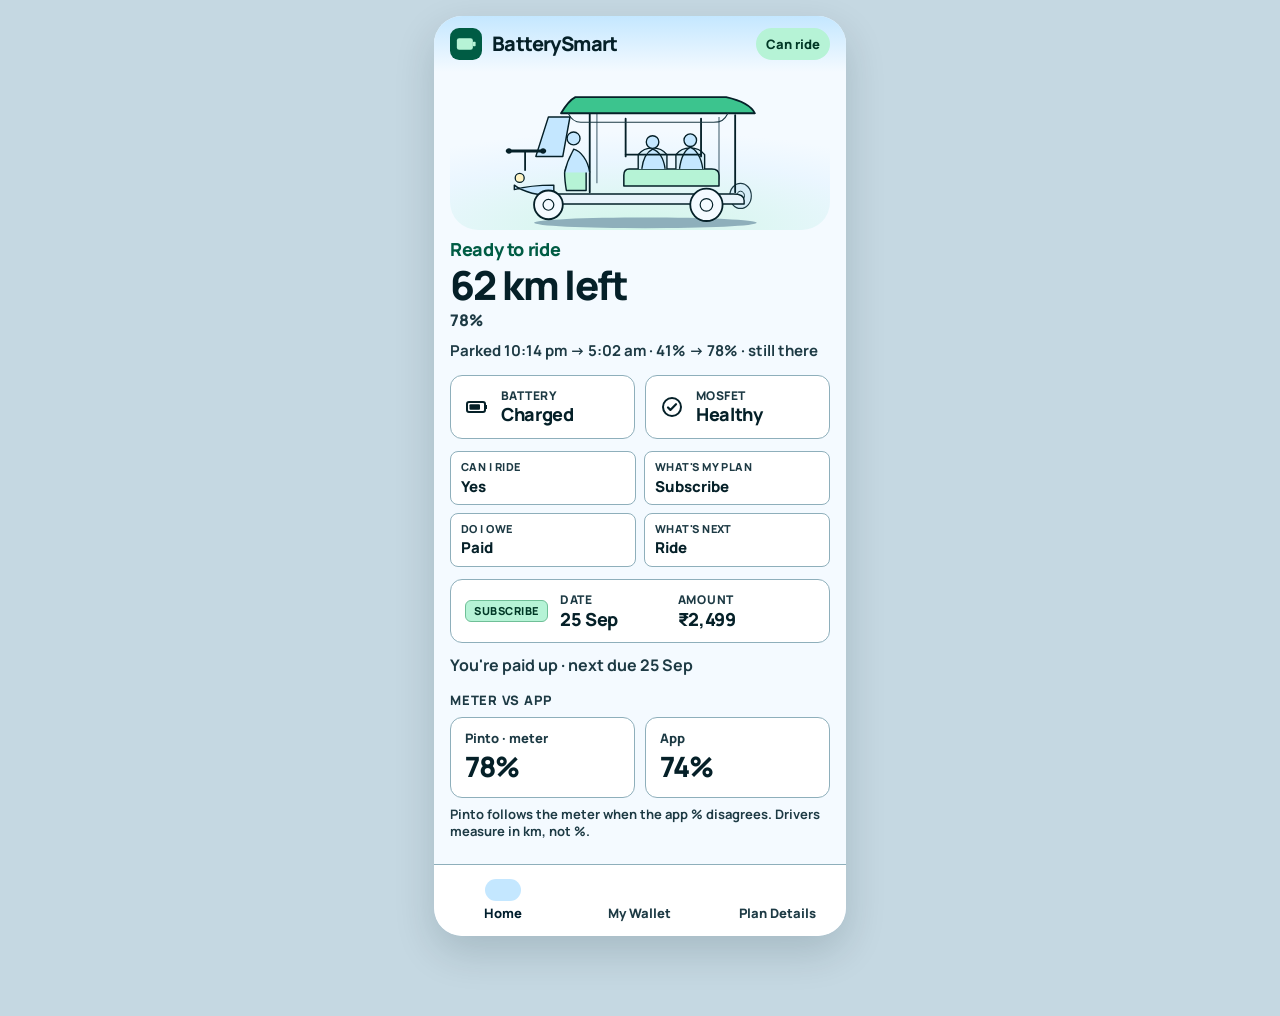
<file: index.html>
<!DOCTYPE html>
<html lang="en">
  <head>
    <meta charset="utf-8" />
    <meta name="viewport" content="width=device-width, initial-scale=1, viewport-fit=cover" />
    <title>BatterySmart — Ready</title>
    <link rel="preconnect" href="https://fonts.googleapis.com" />
    <link rel="preconnect" href="https://fonts.gstatic.com" crossorigin />
    <link href="https://fonts.googleapis.com/css2?family=Manrope:wght@600;700;800&display=swap" rel="stylesheet" />
    <link rel="stylesheet" href="styles.css" />
  </head>
  <body data-default-state="ready">
    <div id="app"></div>
    <noscript>
      <p>JavaScript is required. Open <a href="ready.html">ready</a>, <a href="fault.html">fault</a>, <a href="due.html">due</a>, <a href="overdue.html">overdue</a>, <a href="first-run.html">first-run</a>, <a href="paid-up.html">paid-up</a>, <a href="grace.html">grace</a>, <a href="subscribe.html">subscribe</a>, or <a href="lease.html">lease</a>.</p>
    </noscript>
    <script src="app.js"></script>
  </body>
</html>
</file>
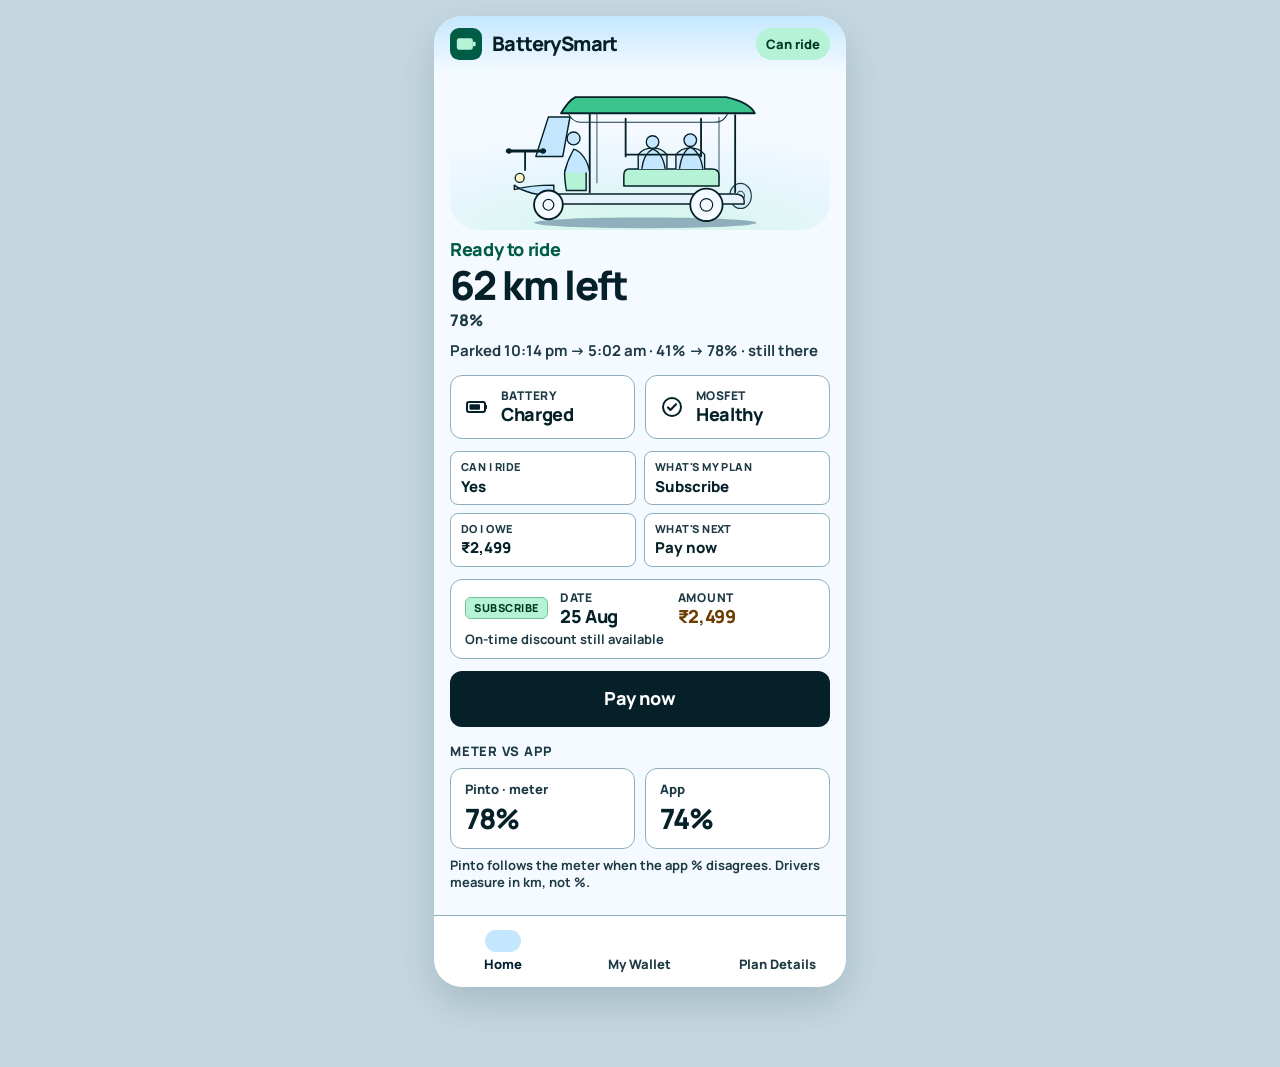
<file: due.html>
<!DOCTYPE html>
<html lang="en">
  <head>
    <meta charset="utf-8" />
    <meta name="viewport" content="width=device-width, initial-scale=1, viewport-fit=cover" />
    <title>BatterySmart — Due</title>
    <link rel="preconnect" href="https://fonts.googleapis.com" />
    <link rel="preconnect" href="https://fonts.gstatic.com" crossorigin />
    <link href="https://fonts.googleapis.com/css2?family=Manrope:wght@600;700;800&display=swap" rel="stylesheet" />
    <link rel="stylesheet" href="styles.css" />
  </head>
  <body data-default-state="due">
    <div id="app"></div>
    <script src="app.js"></script>
  </body>
</html>
</file>
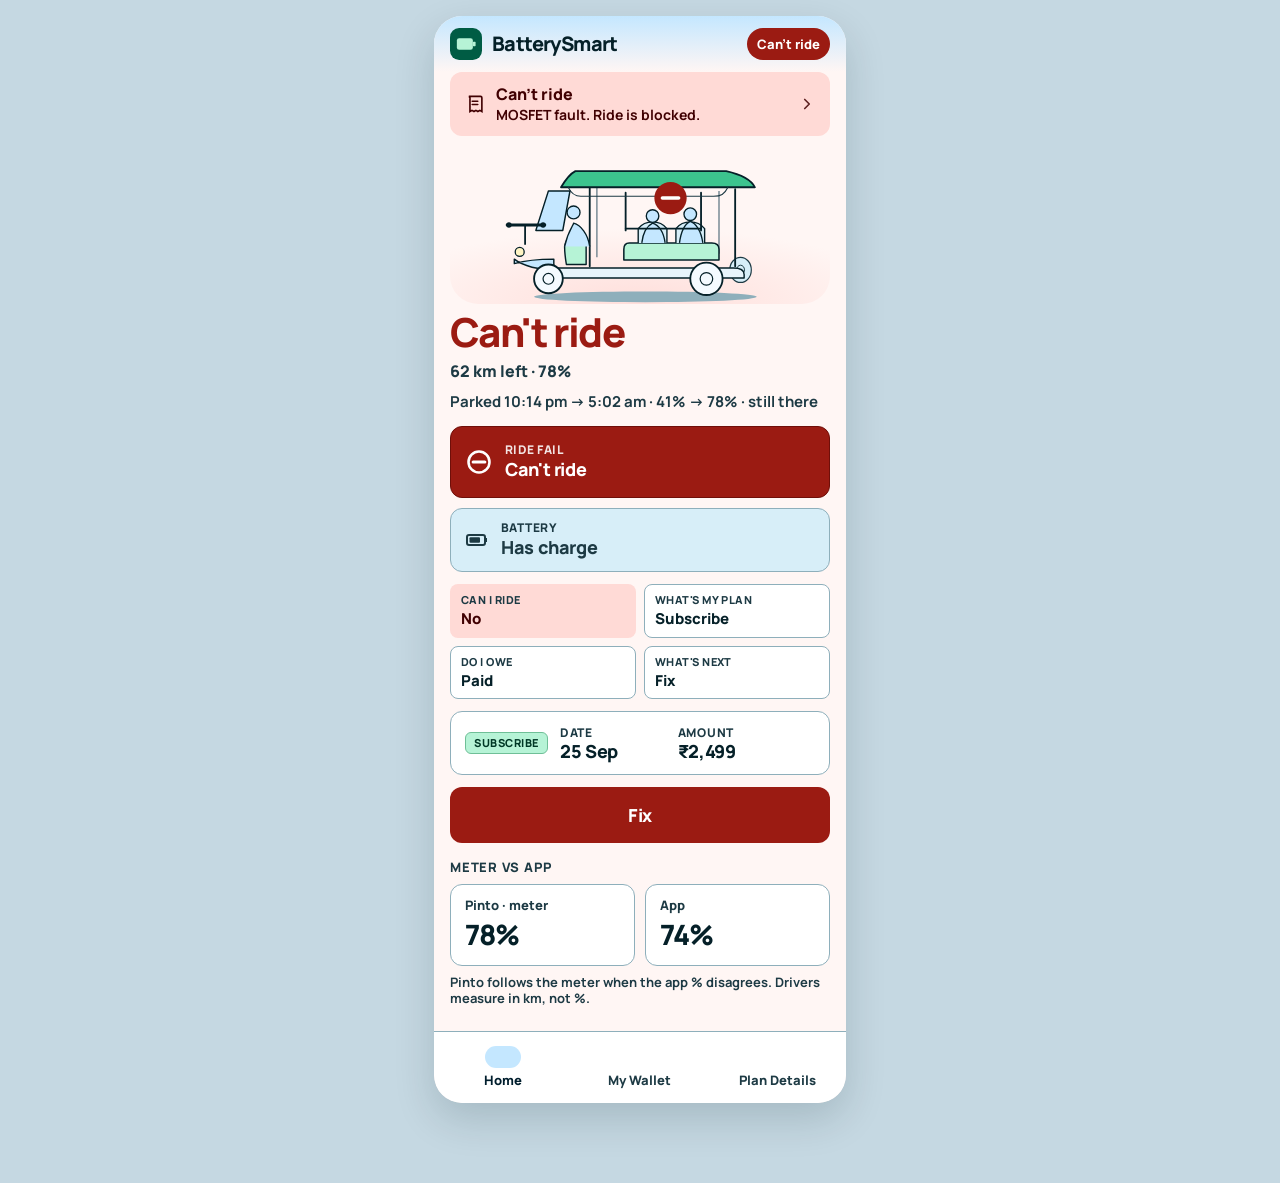
<file: fault.html>
<!DOCTYPE html>
<html lang="en">
  <head>
    <meta charset="utf-8" />
    <meta name="viewport" content="width=device-width, initial-scale=1, viewport-fit=cover" />
    <title>BatterySmart — MOSFET fault</title>
    <link rel="preconnect" href="https://fonts.googleapis.com" />
    <link rel="preconnect" href="https://fonts.gstatic.com" crossorigin />
    <link href="https://fonts.googleapis.com/css2?family=Manrope:wght@600;700;800&display=swap" rel="stylesheet" />
    <link rel="stylesheet" href="styles.css" />
  </head>
  <body data-default-state="fault">
    <div id="app"></div>
    <script src="app.js"></script>
  </body>
</html>
</file>
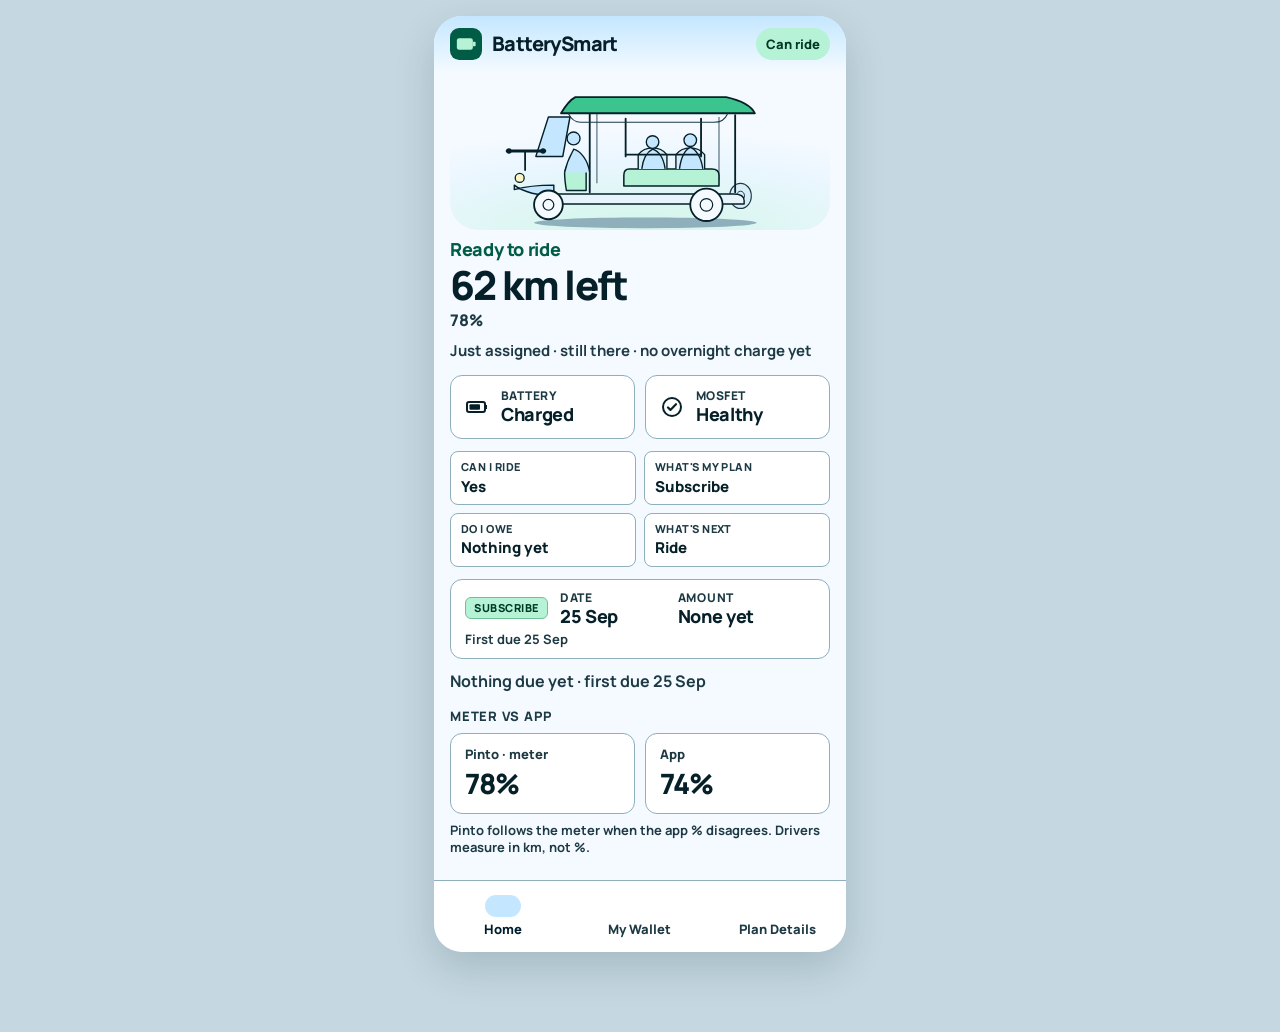
<file: first-run.html>
<!DOCTYPE html>
<html lang="en">
  <head>
    <meta charset="utf-8" />
    <meta name="viewport" content="width=device-width, initial-scale=1, viewport-fit=cover" />
    <title>BatterySmart — First run</title>
    <link rel="preconnect" href="https://fonts.googleapis.com" />
    <link rel="preconnect" href="https://fonts.gstatic.com" crossorigin />
    <link href="https://fonts.googleapis.com/css2?family=Manrope:wght@600;700;800&display=swap" rel="stylesheet" />
    <link rel="stylesheet" href="styles.css" />
  </head>
  <body data-default-state="first-run">
    <div id="app"></div>
    <script src="app.js"></script>
  </body>
</html>
</file>
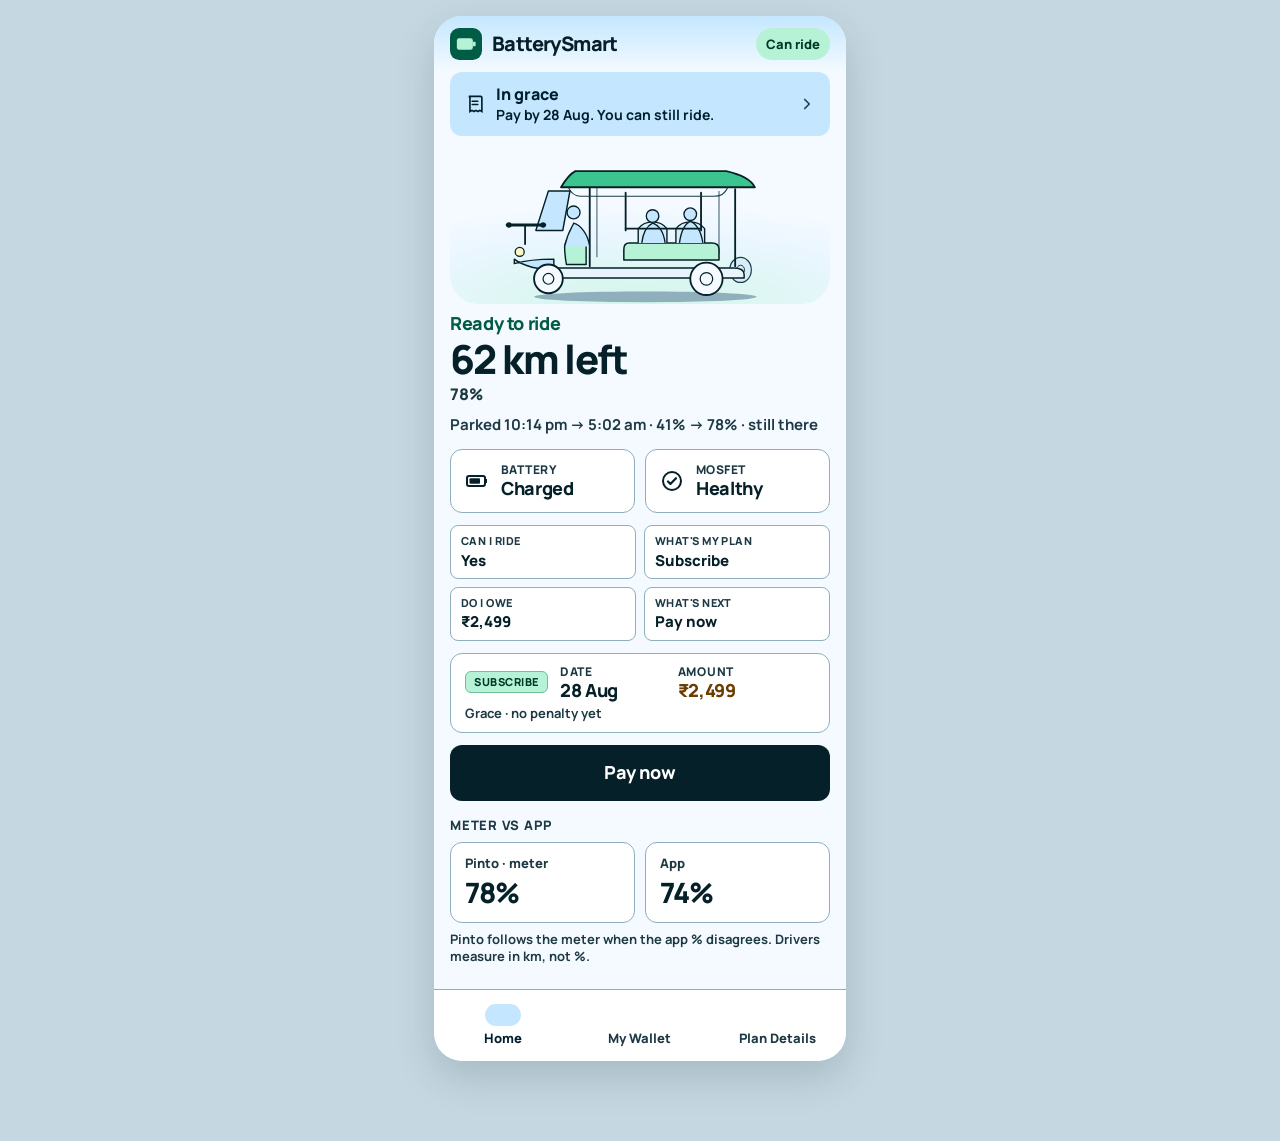
<file: grace.html>
<!DOCTYPE html>
<html lang="en">
  <head>
    <meta charset="utf-8" />
    <meta name="viewport" content="width=device-width, initial-scale=1, viewport-fit=cover" />
    <title>BatterySmart — Grace</title>
    <link rel="preconnect" href="https://fonts.googleapis.com" />
    <link rel="preconnect" href="https://fonts.gstatic.com" crossorigin />
    <link href="https://fonts.googleapis.com/css2?family=Manrope:wght@600;700;800&display=swap" rel="stylesheet" />
    <link rel="stylesheet" href="styles.css" />
  </head>
  <body data-default-state="grace">
    <div id="app"></div>
    <script src="app.js"></script>
  </body>
</html>
</file>
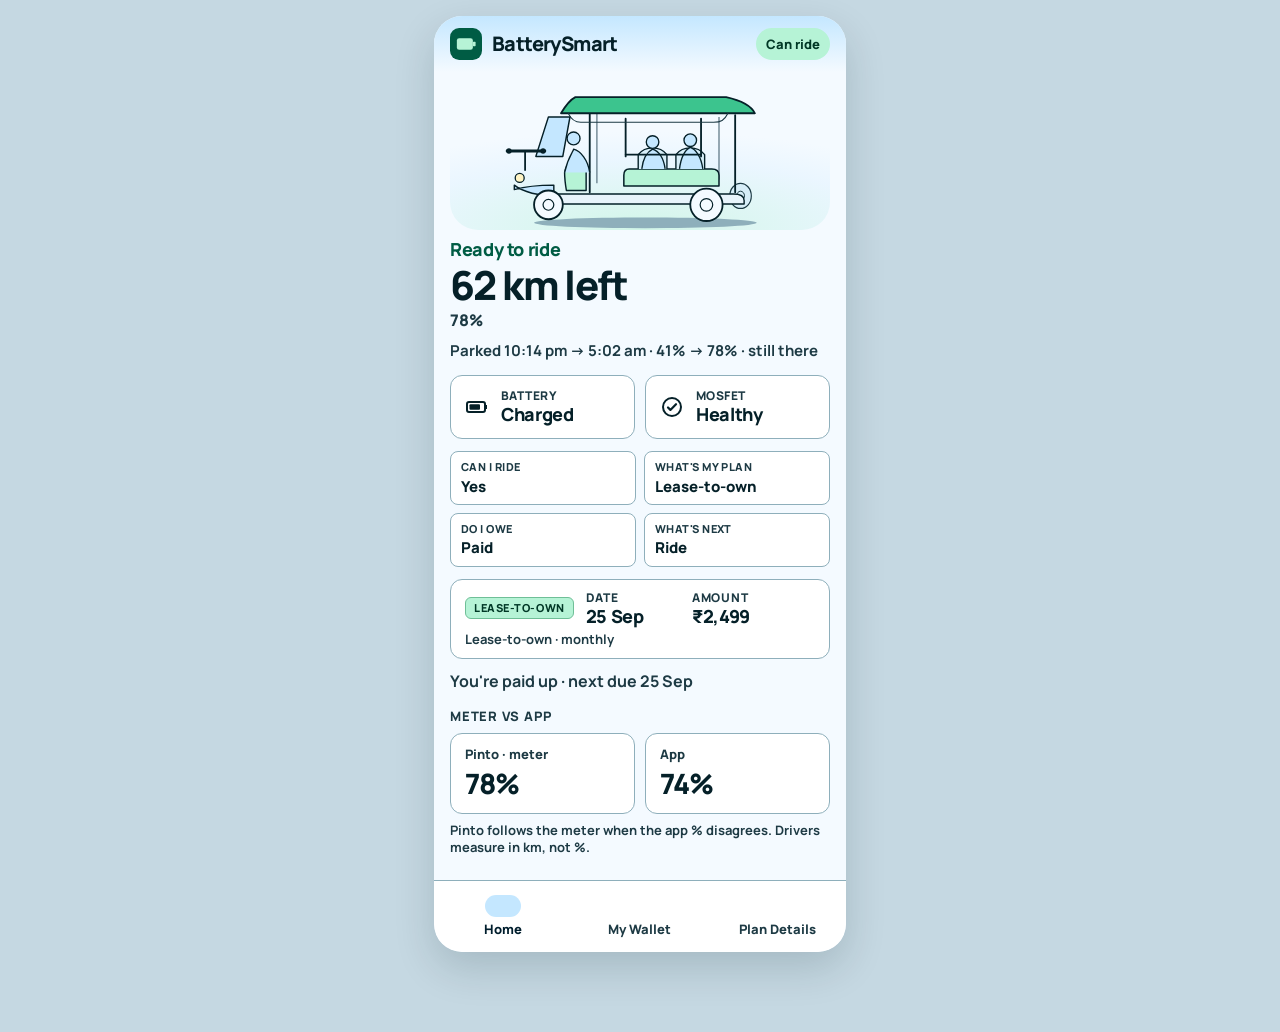
<file: lease-to-own.html>
<!DOCTYPE html>
<html lang="en">
  <head>
    <meta charset="utf-8" />
    <meta name="viewport" content="width=device-width, initial-scale=1, viewport-fit=cover" />
    <title>BatterySmart — Lease-to-own</title>
    <link rel="preconnect" href="https://fonts.googleapis.com" />
    <link rel="preconnect" href="https://fonts.gstatic.com" crossorigin />
    <link href="https://fonts.googleapis.com/css2?family=Manrope:wght@600;700;800&display=swap" rel="stylesheet" />
    <link rel="stylesheet" href="styles.css" />
  </head>
  <body data-default-state="lease">
    <div id="app"></div>
    <script src="app.js"></script>
  </body>
</html>
</file>
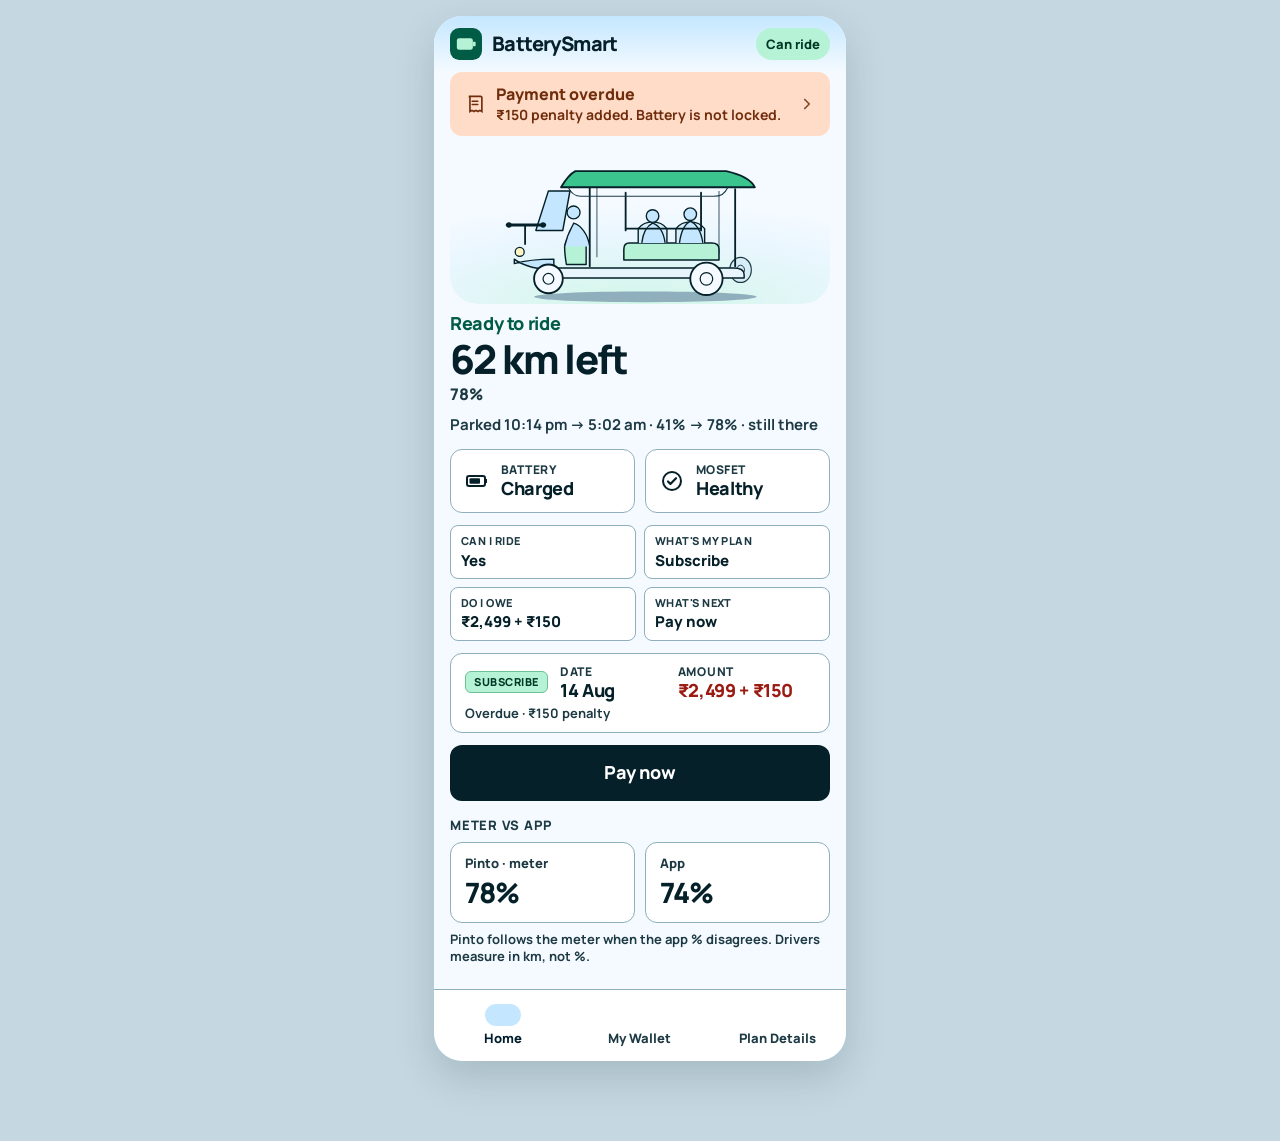
<file: overdue.html>
<!DOCTYPE html>
<html lang="en">
  <head>
    <meta charset="utf-8" />
    <meta name="viewport" content="width=device-width, initial-scale=1, viewport-fit=cover" />
    <title>BatterySmart — Overdue</title>
    <link rel="preconnect" href="https://fonts.googleapis.com" />
    <link rel="preconnect" href="https://fonts.gstatic.com" crossorigin />
    <link href="https://fonts.googleapis.com/css2?family=Manrope:wght@600;700;800&display=swap" rel="stylesheet" />
    <link rel="stylesheet" href="styles.css" />
  </head>
  <body data-default-state="overdue">
    <div id="app"></div>
    <script src="app.js"></script>
  </body>
</html>
</file>
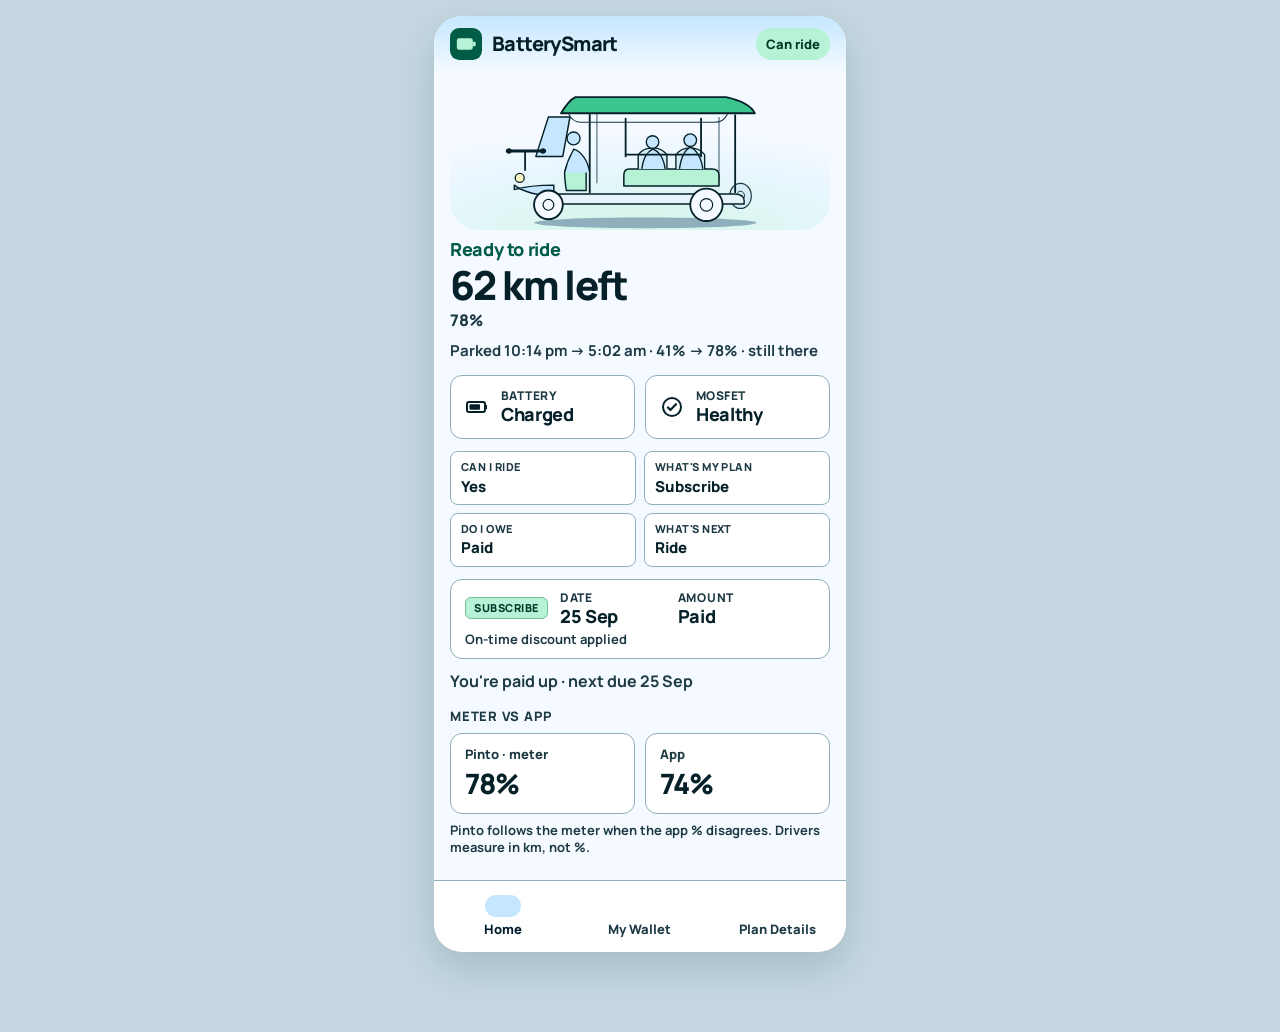
<file: paid-up.html>
<!DOCTYPE html>
<html lang="en">
  <head>
    <meta charset="utf-8" />
    <meta name="viewport" content="width=device-width, initial-scale=1, viewport-fit=cover" />
    <title>BatterySmart — Paid up</title>
    <link rel="preconnect" href="https://fonts.googleapis.com" />
    <link rel="preconnect" href="https://fonts.gstatic.com" crossorigin />
    <link href="https://fonts.googleapis.com/css2?family=Manrope:wght@600;700;800&display=swap" rel="stylesheet" />
    <link rel="stylesheet" href="styles.css" />
  </head>
  <body data-default-state="paid-up">
    <div id="app"></div>
    <script src="app.js"></script>
  </body>
</html>
</file>
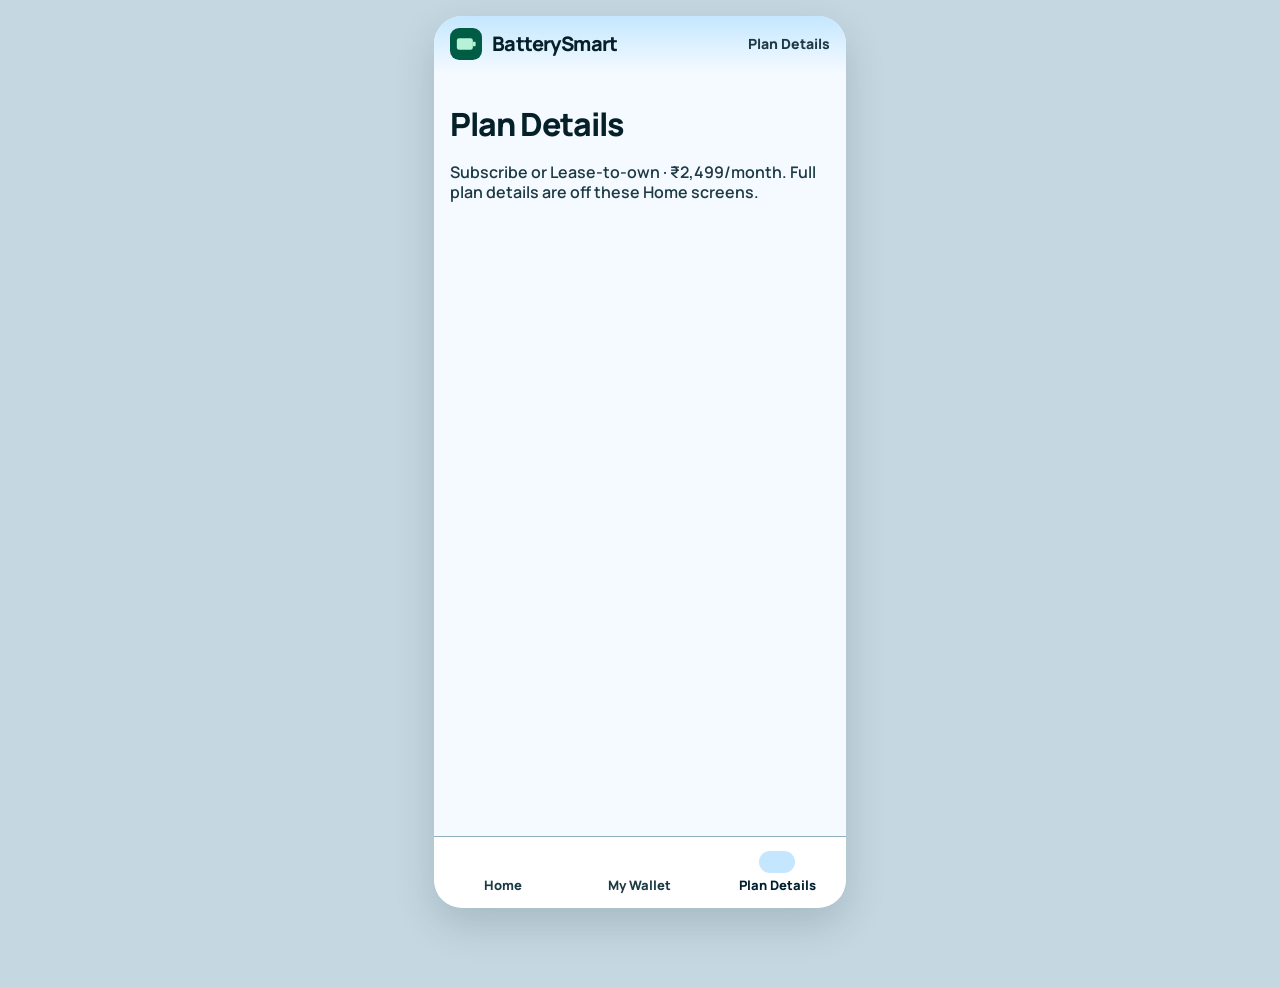
<file: plan.html>
<!DOCTYPE html>
<html lang="en">
  <head>
    <meta charset="utf-8" />
    <meta name="viewport" content="width=device-width, initial-scale=1, viewport-fit=cover" />
    <title>BatterySmart — Plan Details</title>
    <link rel="preconnect" href="https://fonts.googleapis.com" />
    <link rel="preconnect" href="https://fonts.gstatic.com" crossorigin />
    <link href="https://fonts.googleapis.com/css2?family=Manrope:wght@600;700;800&display=swap" rel="stylesheet" />
    <link rel="stylesheet" href="styles.css" />
  </head>
  <body>
    <div class="phone">
      <header class="app-bar">
        <div class="brand">
          <svg class="brand-mark" viewBox="0 0 28 28" aria-hidden="true"><rect width="28" height="28" rx="8" fill="#005c44"/><rect x="6" y="9" width="14" height="10" rx="2" fill="#b6f3d6"/><rect x="20" y="12" width="2.4" height="4" rx=".6" fill="#b6f3d6"/></svg>
          BatterySmart
        </div>
        <div class="home-label">Plan Details</div>
      </header>
      <main class="stub">
        <h1>Plan Details</h1>
        <p>Subscribe or Lease-to-own · ₹2,499/month. Full plan details are off these Home screens.</p>
      </main>
      <nav class="nav" aria-label="App">
        <a href="ready.html">
          <svg width="22" height="22" viewBox="0 0 24 24" fill="none" aria-hidden="true"><path d="M4 11.2L12 4.5l8 6.7V20a1 1 0 0 1-1 1h-5.2v-6.2H10.2V21H5a1 1 0 0 1-1-1v-8.8z" stroke="currentColor" stroke-width="1.8" stroke-linejoin="round"/></svg>
          Home
        </a>
        <a href="wallet.html">
          <svg width="22" height="22" viewBox="0 0 24 24" fill="none" aria-hidden="true"><rect x="3" y="6.5" width="18" height="13" rx="2.2" stroke="currentColor" stroke-width="1.8"/><path d="M3 10h18" stroke="currentColor" stroke-width="1.8"/><circle cx="16.2" cy="14.4" r="1.2" fill="currentColor"/></svg>
          My Wallet
        </a>
        <a href="plan.html" aria-current="page">
          <svg width="22" height="22" viewBox="0 0 24 24" fill="none" aria-hidden="true"><rect x="5" y="3.5" width="14" height="17" rx="2" stroke="currentColor" stroke-width="1.8"/><path d="M8.5 8h7M8.5 12h7M8.5 16h4.5" stroke="currentColor" stroke-width="1.8" stroke-linecap="round"/></svg>
          Plan Details
        </a>
      </nav>
    </div>
  </body>
</html>
</file>
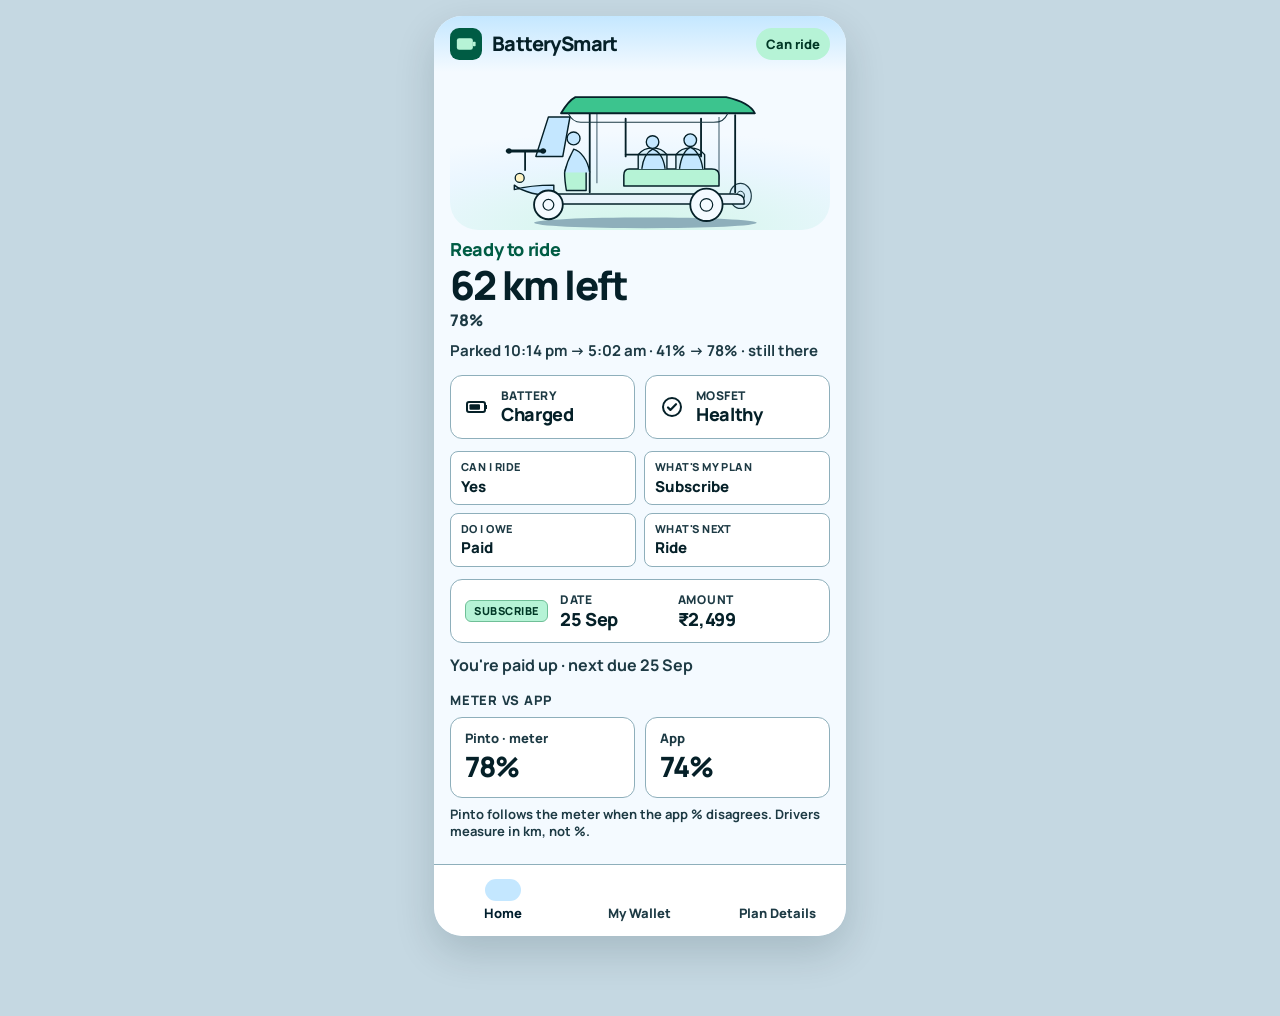
<file: ready.html>
<!DOCTYPE html>
<html lang="en">
  <head>
    <meta charset="utf-8" />
    <meta name="viewport" content="width=device-width, initial-scale=1, viewport-fit=cover" />
    <title>BatterySmart — Ready</title>
    <link rel="preconnect" href="https://fonts.googleapis.com" />
    <link rel="preconnect" href="https://fonts.gstatic.com" crossorigin />
    <link href="https://fonts.googleapis.com/css2?family=Manrope:wght@600;700;800&display=swap" rel="stylesheet" />
    <link rel="stylesheet" href="styles.css" />
  </head>
  <body data-default-state="ready">
    <div id="app"></div>
    <script src="app.js"></script>
  </body>
</html>
</file>
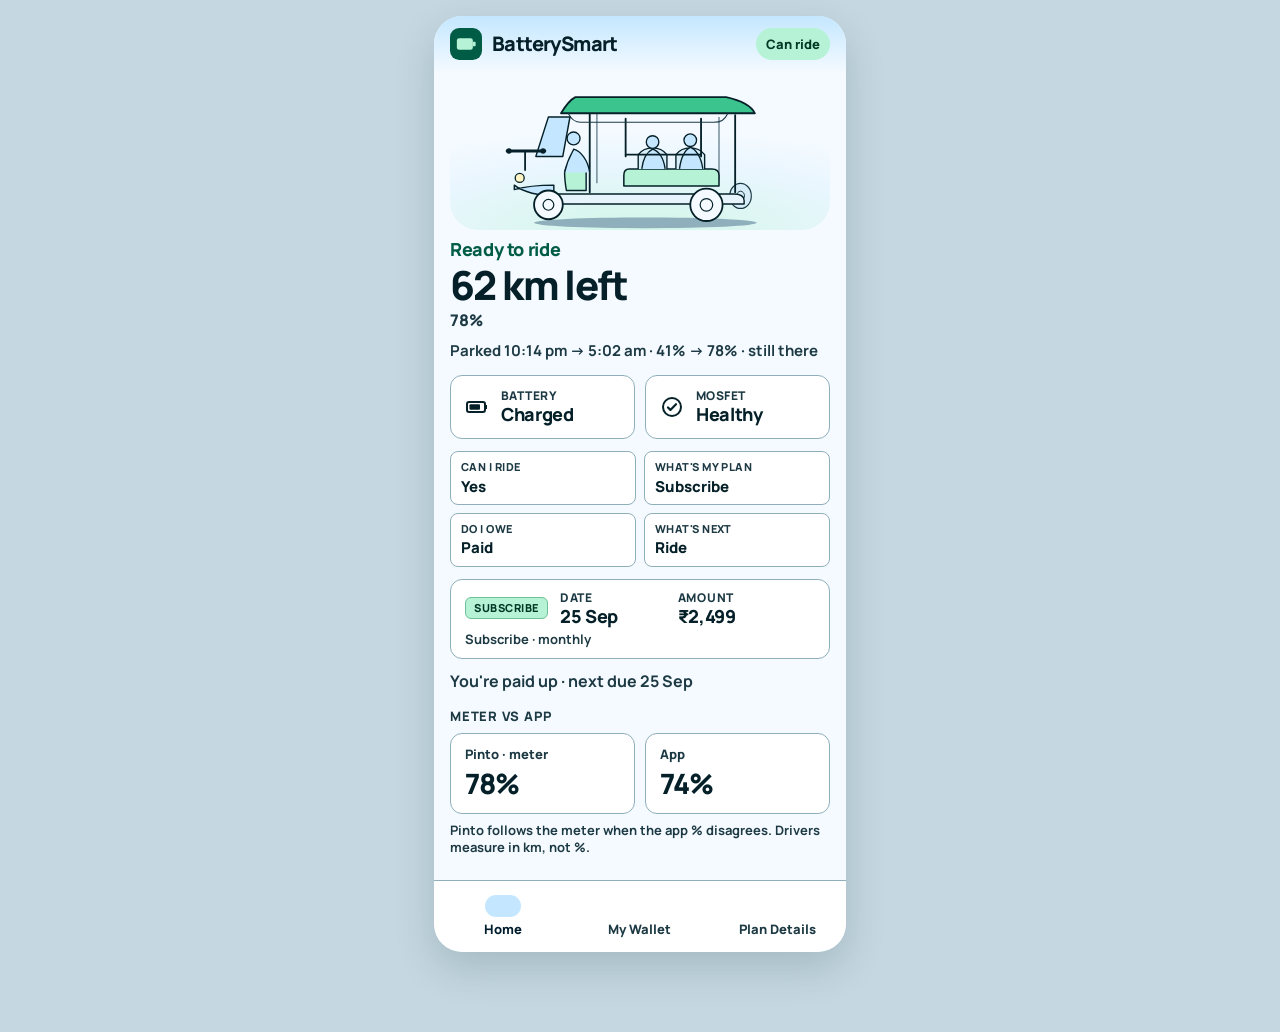
<file: subscribe.html>
<!DOCTYPE html>
<html lang="en">
  <head>
    <meta charset="utf-8" />
    <meta name="viewport" content="width=device-width, initial-scale=1, viewport-fit=cover" />
    <title>BatterySmart — Subscribe</title>
    <link rel="preconnect" href="https://fonts.googleapis.com" />
    <link rel="preconnect" href="https://fonts.gstatic.com" crossorigin />
    <link href="https://fonts.googleapis.com/css2?family=Manrope:wght@600;700;800&display=swap" rel="stylesheet" />
    <link rel="stylesheet" href="styles.css" />
  </head>
  <body data-default-state="subscribe">
    <div id="app"></div>
    <script src="app.js"></script>
  </body>
</html>
</file>
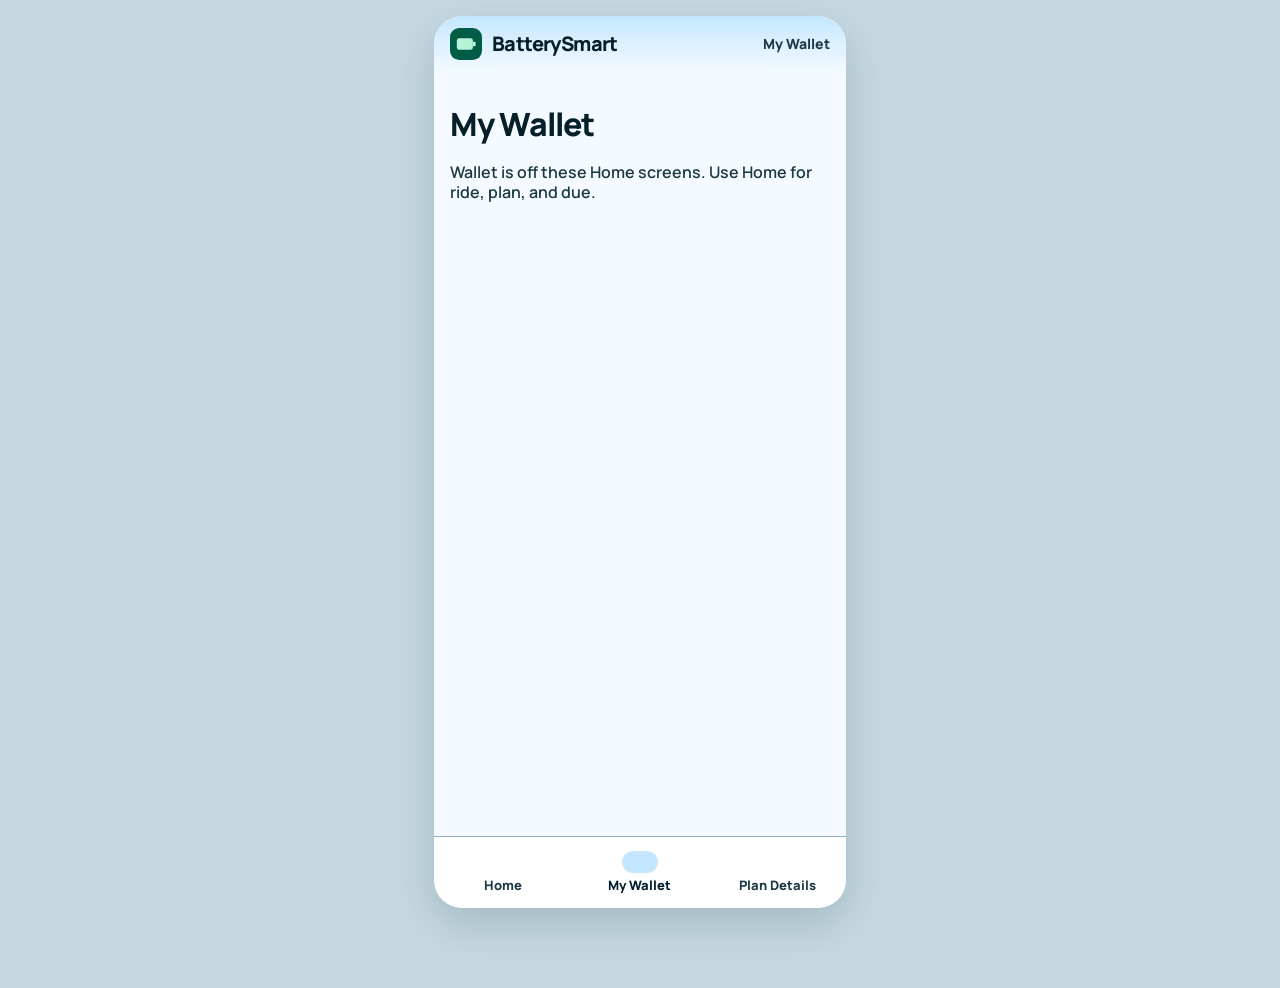
<file: wallet.html>
<!DOCTYPE html>
<html lang="en">
  <head>
    <meta charset="utf-8" />
    <meta name="viewport" content="width=device-width, initial-scale=1, viewport-fit=cover" />
    <title>BatterySmart — My Wallet</title>
    <link rel="preconnect" href="https://fonts.googleapis.com" />
    <link rel="preconnect" href="https://fonts.gstatic.com" crossorigin />
    <link href="https://fonts.googleapis.com/css2?family=Manrope:wght@600;700;800&display=swap" rel="stylesheet" />
    <link rel="stylesheet" href="styles.css" />
  </head>
  <body>
    <div class="phone">
      <header class="app-bar">
        <div class="brand">
          <svg class="brand-mark" viewBox="0 0 28 28" aria-hidden="true"><rect width="28" height="28" rx="8" fill="#005c44"/><rect x="6" y="9" width="14" height="10" rx="2" fill="#b6f3d6"/><rect x="20" y="12" width="2.4" height="4" rx=".6" fill="#b6f3d6"/></svg>
          BatterySmart
        </div>
        <div class="home-label">My Wallet</div>
      </header>
      <main class="stub">
        <h1>My Wallet</h1>
        <p>Wallet is off these Home screens. Use Home for ride, plan, and due.</p>
      </main>
      <nav class="nav" aria-label="App">
        <a href="ready.html">
          <svg width="22" height="22" viewBox="0 0 24 24" fill="none" aria-hidden="true"><path d="M4 11.2L12 4.5l8 6.7V20a1 1 0 0 1-1 1h-5.2v-6.2H10.2V21H5a1 1 0 0 1-1-1v-8.8z" stroke="currentColor" stroke-width="1.8" stroke-linejoin="round"/></svg>
          Home
        </a>
        <a href="wallet.html" aria-current="page">
          <svg width="22" height="22" viewBox="0 0 24 24" fill="none" aria-hidden="true"><rect x="3" y="6.5" width="18" height="13" rx="2.2" stroke="currentColor" stroke-width="1.8"/><path d="M3 10h18" stroke="currentColor" stroke-width="1.8"/><circle cx="16.2" cy="14.4" r="1.2" fill="currentColor"/></svg>
          My Wallet
        </a>
        <a href="plan.html">
          <svg width="22" height="22" viewBox="0 0 24 24" fill="none" aria-hidden="true"><rect x="5" y="3.5" width="14" height="17" rx="2" stroke="currentColor" stroke-width="1.8"/><path d="M8.5 8h7M8.5 12h7M8.5 16h4.5" stroke="currentColor" stroke-width="1.8" stroke-linecap="round"/></svg>
          Plan Details
        </a>
      </nav>
    </div>
  </body>
</html>
</file>
<file: styles.css>
/* BatterySmart BaaS Home — light blue + mint, M3 tokens, sunlight contrast */

:root {
  /* Material 3-style tokens (seed: mint + sky). High-contrast for outdoor glare. */
  --md-sys-color-surface: #e8f4fb;
  --md-sys-color-surface-bright: #f4faff;
  --md-sys-color-surface-container-lowest: #ffffff;
  --md-sys-color-surface-container-low: #d7eef8;
  --md-sys-color-surface-container: #c5e6f4;
  --md-sys-color-on-surface: #052028;
  --md-sys-color-on-surface-variant: #1d3a44;
  --md-sys-color-outline: #3d5b66;
  --md-sys-color-outline-variant: #8eafbb;
  --md-sys-color-primary: #005c44;
  --md-sys-color-on-primary: #ffffff;
  --md-sys-color-primary-container: #b6f3d6;
  --md-sys-color-on-primary-container: #003826;
  --md-sys-color-secondary: #00658e;
  --md-sys-color-secondary-container: #c4e7ff;
  --md-sys-color-on-secondary-container: #001e2d;
  --md-sys-color-error: #9b1b12;
  --md-sys-color-on-error: #ffffff;
  --md-sys-color-error-container: #ffdad6;
  --md-sys-color-on-error-container: #410002;
  --md-sys-shape-sm: 8px;
  --md-sys-shape-md: 12px;
  --md-sys-shape-lg: 16px;
  --md-sys-shape-xl: 28px;

  --ink: var(--md-sys-color-on-surface);
  --ink-soft: var(--md-sys-color-on-surface-variant);
  --caption: var(--md-sys-color-on-surface-variant);
  --line: var(--md-sys-color-outline-variant);
  --page: var(--md-sys-color-surface-bright);
  --accent: var(--md-sys-color-primary);
  --accent-ink: var(--md-sys-color-on-primary);
  --danger: var(--md-sys-color-error);
  --peach: #ffdcc8;
  --rust: #6f2d0c;
  --chip-fail-bg: var(--md-sys-color-error);
  --chip-fail-ink: var(--md-sys-color-on-error);
  --radius-sm: var(--md-sys-shape-sm);
  --radius-md: var(--md-sys-shape-md);
  --radius-lg: var(--md-sys-shape-lg);
  --space-inset: 16px;
  --target: 52px;
  --nav-h: 72px;
  --hero-art-h: 158px;
  --cta-h: 56px;
  --font: "Manrope", "Roboto", system-ui, sans-serif;
}

*,
*::before,
*::after {
  box-sizing: border-box;
}

html,
body {
  margin: 0;
  min-height: 100%;
  background: #c5d8e2;
  color: var(--ink);
  font-family: var(--font);
  font-size: 16px;
  line-height: 1.3;
  -webkit-font-smoothing: antialiased;
}

body {
  display: flex;
  justify-content: center;
}

.phone {
  width: 100%;
  max-width: 412px;
  min-height: 100dvh;
  background: var(--page);
  display: flex;
  flex-direction: column;
  position: relative;
  color: var(--ink);
}

.phone[data-state="fault"] {
  --page: #fff6f4;
}

/* M3 top app bar — brand only, no Home / Ready breadcrumb */
.app-bar {
  display: flex;
  align-items: center;
  justify-content: space-between;
  min-height: 56px;
  padding: 8px var(--space-inset);
  flex-shrink: 0;
  background: linear-gradient(180deg, var(--md-sys-color-secondary-container) 0%, var(--page) 100%);
}

.brand {
  display: flex;
  align-items: center;
  gap: 10px;
  font-weight: 800;
  font-size: 20px;
  letter-spacing: -0.03em;
  color: var(--ink);
}

.brand-mark {
  width: 32px;
  height: 32px;
  flex-shrink: 0;
}

.home-label {
  font-size: 14px;
  font-weight: 800;
  color: var(--caption);
}

.screen {
  flex: 1;
  display: flex;
  flex-direction: column;
  min-height: 0;
  padding: 0 var(--space-inset) calc(var(--nav-h) + 20px);
}

/* KOHO-style overdue banner — pale peach, rust type, icon + chevron */
.banner {
  display: flex;
  align-items: center;
  gap: 10px;
  padding: 12px 14px;
  border-radius: var(--radius-md);
  background: var(--peach);
  color: var(--rust);
  margin: 0 0 10px;
  min-height: var(--target);
}

.banner svg {
  flex-shrink: 0;
}

.banner .banner-copy {
  flex: 1;
  min-width: 0;
}

.banner strong {
  display: block;
  font-size: 16px;
  font-weight: 800;
}

.banner span {
  display: block;
  font-size: 14px;
  font-weight: 700;
  margin-top: 1px;
}

.banner .chevron {
  flex-shrink: 0;
  opacity: 0.85;
}

.banner.grace {
  background: var(--md-sys-color-secondary-container);
  color: var(--md-sys-color-on-secondary-container);
}

.banner.fault {
  background: var(--md-sys-color-error-container);
  color: var(--md-sys-color-on-error-container);
}

.header-ride {
  display: inline-flex;
  align-items: center;
  min-height: 32px;
  padding: 0 10px;
  border-radius: 999px;
  background: var(--md-sys-color-primary-container);
  color: var(--md-sys-color-on-primary-container);
  font-size: 13px;
  font-weight: 800;
  pointer-events: none;
}

.header-ride.fail {
  background: var(--md-sys-color-error);
  color: var(--md-sys-color-on-error);
}

.jobs {
  display: grid;
  grid-template-columns: 1fr 1fr;
  gap: 8px;
  margin: 0 0 12px;
}

.jobs div {
  min-height: 52px;
  padding: 8px 10px;
  border-radius: var(--radius-sm);
  background: var(--md-sys-color-surface-container-lowest);
  border: 1.5px solid var(--line);
}

.jobs span {
  display: block;
  font-size: 11px;
  font-weight: 800;
  color: var(--caption);
  text-transform: uppercase;
  letter-spacing: 0.04em;
}

.jobs b {
  display: block;
  margin-top: 2px;
  font-size: 15px;
  font-weight: 800;
  color: var(--ink);
}

.phone[data-state="fault"] .jobs div:first-child {
  background: var(--md-sys-color-error-container);
  border-color: transparent;
}

.phone[data-state="fault"] .jobs div:first-child b {
  color: var(--md-sys-color-on-error-container);
}

/* Rivian-short passenger e-rickshaw hero */
.hero-art {
  display: flex;
  align-items: flex-end;
  justify-content: center;
  height: var(--hero-art-h);
  max-height: 172px;
  margin: 0 0 4px;
  flex-shrink: 0;
  background:
    radial-gradient(120% 80% at 50% 100%, rgba(182, 243, 214, 0.55) 0%, rgba(196, 231, 255, 0.2) 55%, transparent 78%);
  border-radius: var(--md-sys-shape-xl);
}

.phone[data-state="fault"] .hero-art {
  background:
    radial-gradient(120% 80% at 50% 100%, rgba(255, 218, 214, 0.85) 0%, rgba(255, 246, 244, 0.2) 60%, transparent 80%);
}

.hero-art svg {
  width: 100%;
  height: 100%;
  display: block;
}

.hero-copy {
  padding: 4px 0 14px;
}

.ride {
  font-size: 18px;
  font-weight: 800;
  letter-spacing: -0.02em;
  color: var(--ink);
}

.ride.ok {
  color: var(--md-sys-color-primary);
}

.ride.fail {
  color: var(--danger);
}

.km {
  font-size: 40px;
  font-weight: 800;
  letter-spacing: -0.04em;
  line-height: 1.02;
  margin: 4px 0 0;
  color: var(--ink);
}

.pct {
  font-size: 16px;
  font-weight: 800;
  color: var(--caption);
  margin-top: 4px;
}

/* Fault: Can't ride is the hero. km is demoted. Not yellow, not rideable. */
.fail-hero .ride {
  font-size: 40px;
  letter-spacing: -0.04em;
  line-height: 1.02;
}

.fail-hero .km {
  font-size: 16px;
  font-weight: 800;
  letter-spacing: 0;
  line-height: 1.3;
  margin-top: 8px;
  color: var(--caption);
}

.overnight {
  margin: 10px 0 0;
  font-size: 15px;
  font-weight: 700;
  color: var(--ink-soft);
  line-height: 1.35;
}

.status-row {
  display: grid;
  grid-template-columns: 1fr 1fr;
  gap: 10px;
  margin: 0 0 12px;
}

.status-row.is-fail {
  grid-template-columns: 1fr;
}

.chip {
  display: flex;
  align-items: center;
  gap: 12px;
  min-height: 64px;
  padding: 10px 14px;
  border-radius: var(--radius-md);
  background: var(--md-sys-color-surface-container-lowest);
  border: 1.5px solid var(--line);
}

.chip svg {
  flex-shrink: 0;
}

.chip .meta {
  min-width: 0;
}

.chip .k {
  font-size: 12px;
  font-weight: 800;
  color: var(--caption);
  text-transform: uppercase;
  letter-spacing: 0.04em;
}

.chip .v {
  font-size: 18px;
  font-weight: 800;
  letter-spacing: -0.02em;
  color: var(--ink);
}

/* Ride-fail surface — stop state, not a settings warning tile */
.chip.fail {
  background: var(--chip-fail-bg);
  border-color: #6f0f09;
  color: var(--chip-fail-ink);
  min-height: 72px;
}

.chip.fail .v,
.chip.fail .k {
  color: var(--chip-fail-ink);
}

.chip.fail .k {
  opacity: 0.88;
}

.chip.quiet .v,
.chip.quiet .k {
  color: var(--caption);
  font-weight: 700;
}

/* Fault battery: has charge, not a healthy green story */
.chip.muted {
  background: var(--md-sys-color-surface-container-low);
  border-color: var(--line);
  color: var(--ink-soft);
}

.chip.muted .v,
.chip.muted .k {
  color: var(--ink-soft);
}

/* Deezer plan-name chip + DATE/AMOUNT. Chip is a label, not a CTA. */
.plan-card {
  display: grid;
  grid-template-columns: auto 1fr;
  align-items: center;
  column-gap: 12px;
  row-gap: 4px;
  border: 1.5px solid var(--line);
  border-radius: var(--radius-md);
  padding: 10px 14px;
  min-height: 64px;
  margin-bottom: 12px;
  background: var(--md-sys-color-surface-container-lowest);
}

.plan-chip {
  display: inline-flex;
  align-items: center;
  height: 22px;
  padding: 0 8px;
  border-radius: 6px;
  background: var(--md-sys-color-primary-container);
  color: var(--md-sys-color-on-primary-container);
  border: 1px solid #6fbf97;
  font-size: 11px;
  font-weight: 800;
  letter-spacing: 0.05em;
  text-transform: uppercase;
  white-space: nowrap;
  pointer-events: none;
}

.plan-pair {
  display: grid;
  grid-template-columns: 1fr 1.25fr;
  gap: 8px;
  min-width: 0;
}

.plan-pair .k {
  font-size: 12px;
  font-weight: 800;
  color: var(--caption);
  text-transform: uppercase;
  letter-spacing: 0.06em;
}

.plan-pair .v {
  font-size: 18px;
  font-weight: 800;
  letter-spacing: -0.02em;
  color: var(--ink);
  line-height: 1.15;
  margin-top: 1px;
  white-space: nowrap;
}

.plan-pair .v.warn {
  color: #6b3d00;
}

.plan-pair .v.over {
  color: var(--danger);
}

.plan-note {
  grid-column: 1 / -1;
  font-size: 13px;
  font-weight: 700;
  color: var(--caption);
}

/* Gusto / Check fat CTA — only Due / Overdue / Fault */
.cta {
  display: flex;
  align-items: center;
  justify-content: center;
  width: 100%;
  min-height: var(--cta-h);
  height: var(--cta-h);
  margin: 0;
  border: 0;
  border-radius: var(--radius-md);
  background: var(--ink);
  color: #fff;
  font: inherit;
  font-size: 18px;
  font-weight: 800;
  letter-spacing: -0.01em;
  cursor: pointer;
}

.cta.fix {
  background: var(--danger);
  color: #fff;
}

.cta.pay {
  background: var(--ink);
  color: #fff;
}

/* Octopus paid-up: quiet sentence only — not a pill, bar, or button */
.calm {
  display: block;
  min-height: 0;
  margin: 0;
  padding: 0;
  font-size: 16px;
  font-weight: 700;
  color: var(--caption);
  text-align: left;
  background: transparent;
  border: 0;
  border-radius: 0;
}

/* Meter vs app sits in leftover space, fully above the tab bar */
.meter-block {
  margin-top: auto;
  padding-top: 16px;
  padding-bottom: 4px;
  flex-shrink: 0;
}

.section-title {
  font-size: 13px;
  font-weight: 800;
  text-transform: uppercase;
  letter-spacing: 0.06em;
  color: var(--caption);
  margin: 0 0 8px;
}

.meter-row {
  display: grid;
  grid-template-columns: 1fr 1fr;
  gap: 10px;
}

.meter-box {
  background: var(--md-sys-color-surface-container-lowest);
  border: 1.5px solid var(--line);
  border-radius: var(--radius-md);
  padding: 12px 14px;
  min-height: 72px;
}

.meter-box .k {
  font-size: 13px;
  font-weight: 800;
  color: var(--caption);
}

.meter-box .v {
  font-size: 28px;
  font-weight: 800;
  letter-spacing: -0.03em;
  margin-top: 2px;
  color: var(--ink);
}

.note {
  font-size: 13px;
  font-weight: 700;
  color: var(--caption);
  margin: 8px 0 0;
}

.nav {
  position: fixed;
  left: 50%;
  transform: translateX(-50%);
  bottom: 0;
  width: 100%;
  max-width: 412px;
  height: var(--nav-h);
  display: grid;
  grid-template-columns: repeat(3, 1fr);
  background: var(--md-sys-color-surface-container-lowest);
  border-top: 1.5px solid var(--line);
  z-index: 10;
}

.nav a {
  display: flex;
  flex-direction: column;
  align-items: center;
  justify-content: center;
  gap: 4px;
  min-height: var(--target);
  text-decoration: none;
  color: var(--caption);
  font-size: 13px;
  font-weight: 800;
}

.nav a svg {
  display: block;
  padding: 4px 18px;
  border-radius: 16px;
}

.nav a[aria-current="page"] {
  color: var(--md-sys-color-on-secondary-container);
}

.nav a[aria-current="page"] svg {
  background: var(--md-sys-color-secondary-container);
}

.stub {
  padding: 24px var(--space-inset) calc(var(--nav-h) + 24px);
}

.stub h1 {
  font-size: 32px;
  font-weight: 800;
  letter-spacing: -0.03em;
  margin: 8px 0;
  color: var(--ink);
}

.stub p {
  font-size: 16px;
  font-weight: 600;
  color: var(--caption);
}

@media (min-width: 413px) {
  .phone {
    min-height: 892px;
    margin: 16px 0 80px;
    border-radius: 28px;
    overflow: hidden;
    box-shadow: 0 16px 40px rgba(5, 32, 40, 0.16);
  }

  .nav {
    position: absolute;
    left: 0;
    transform: none;
    border-radius: 0 0 28px 28px;
  }
}
</file>
